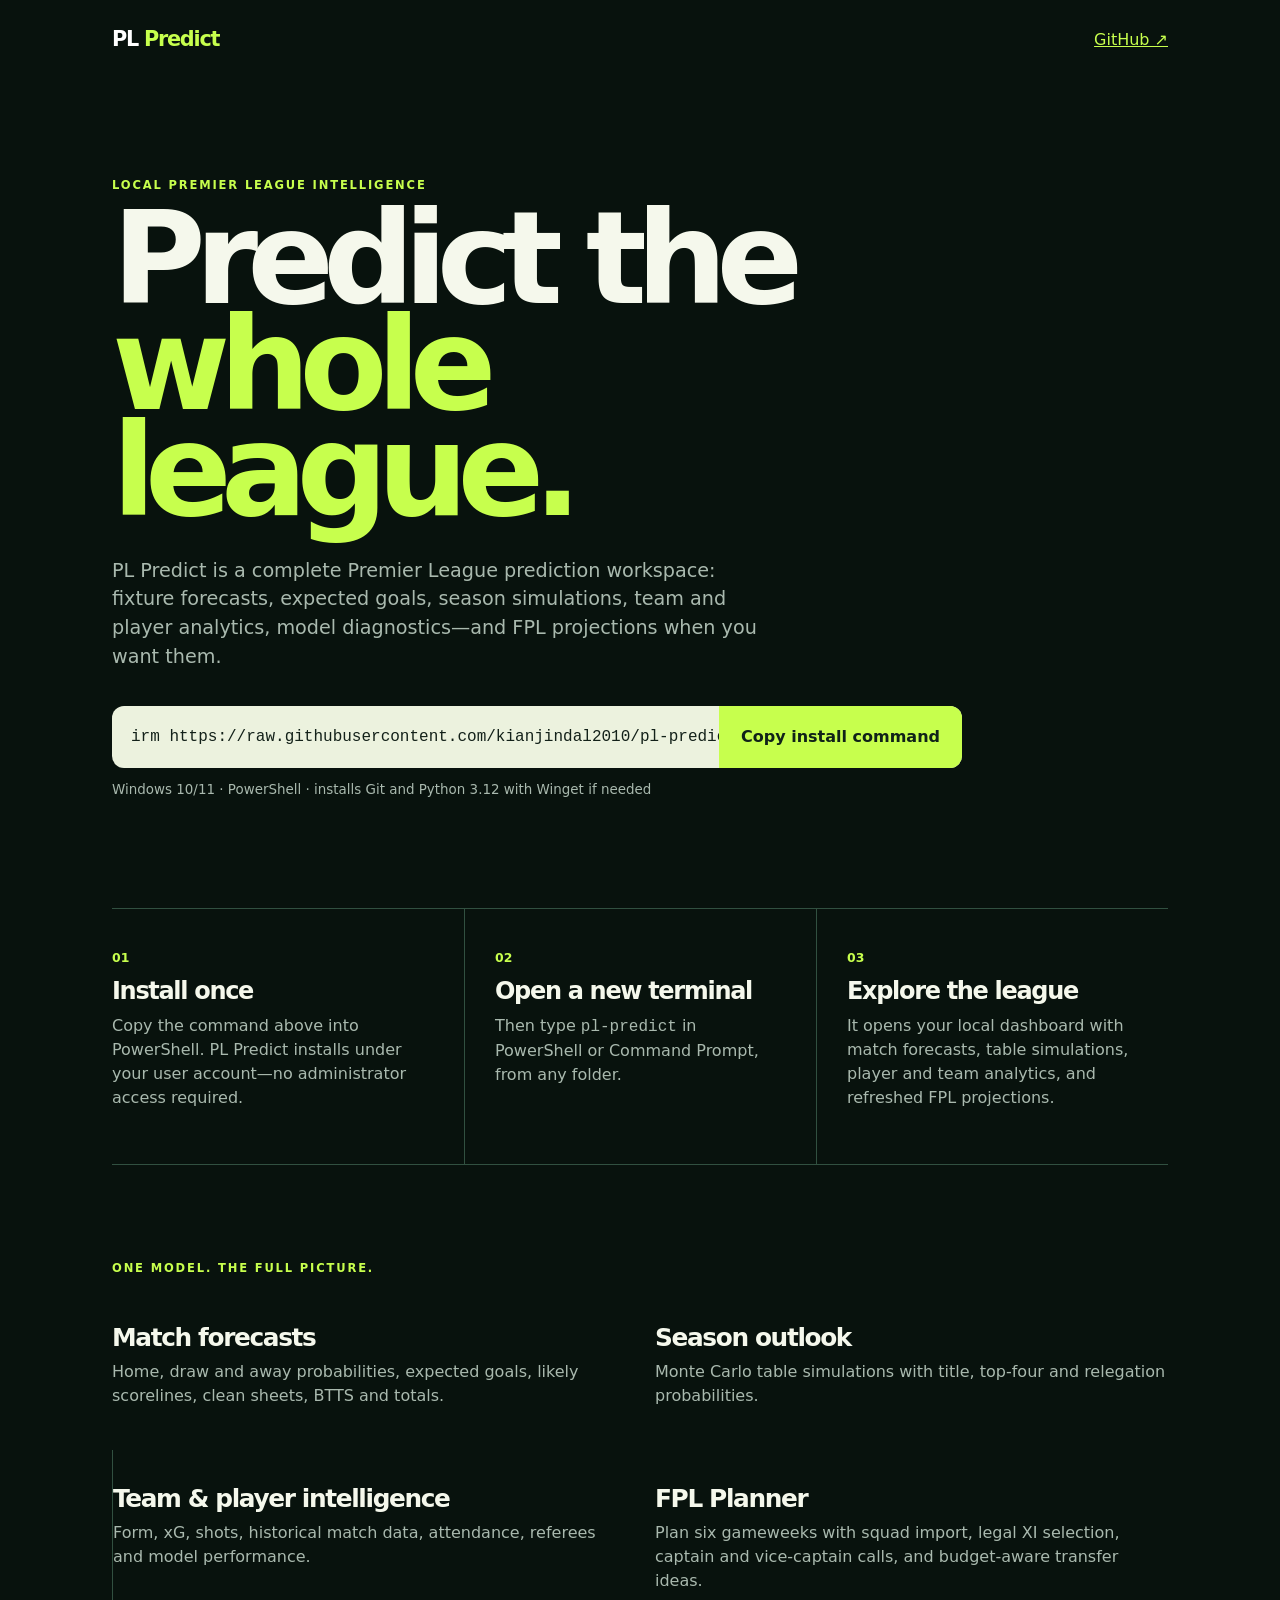
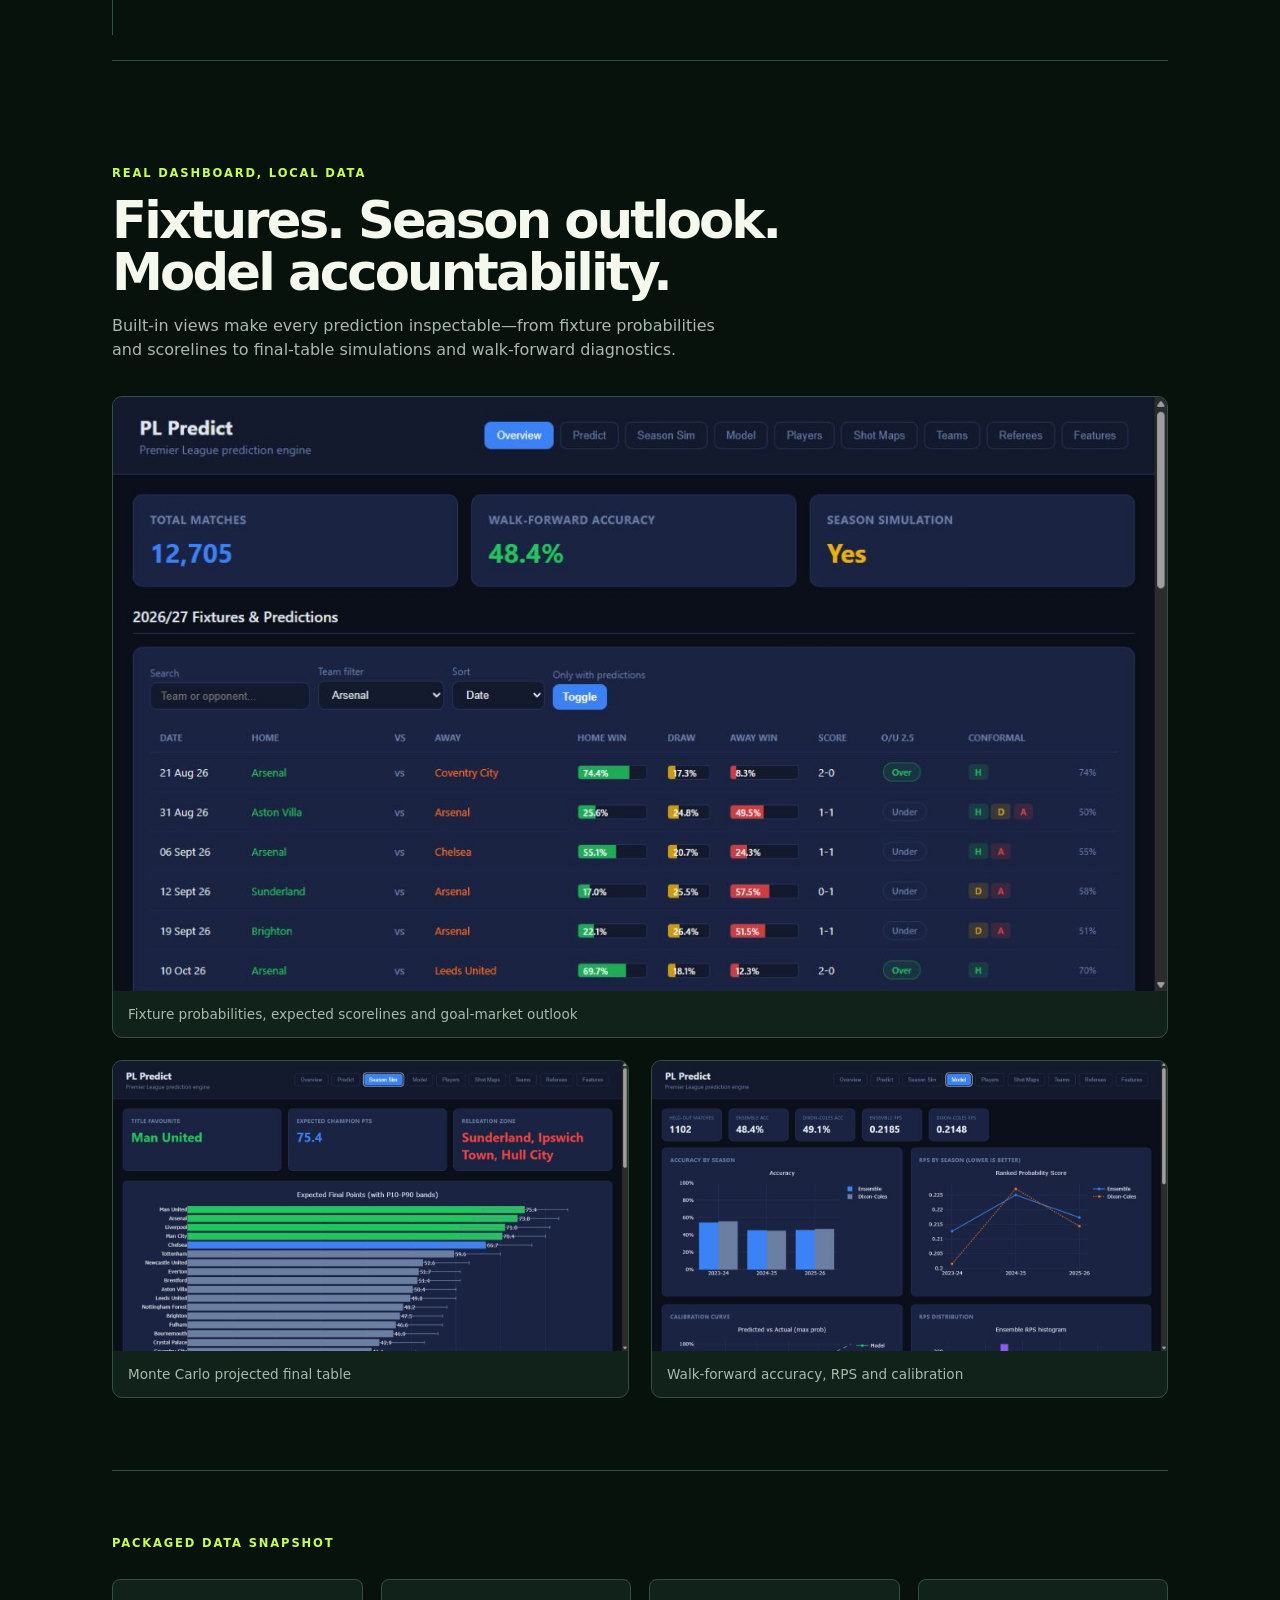
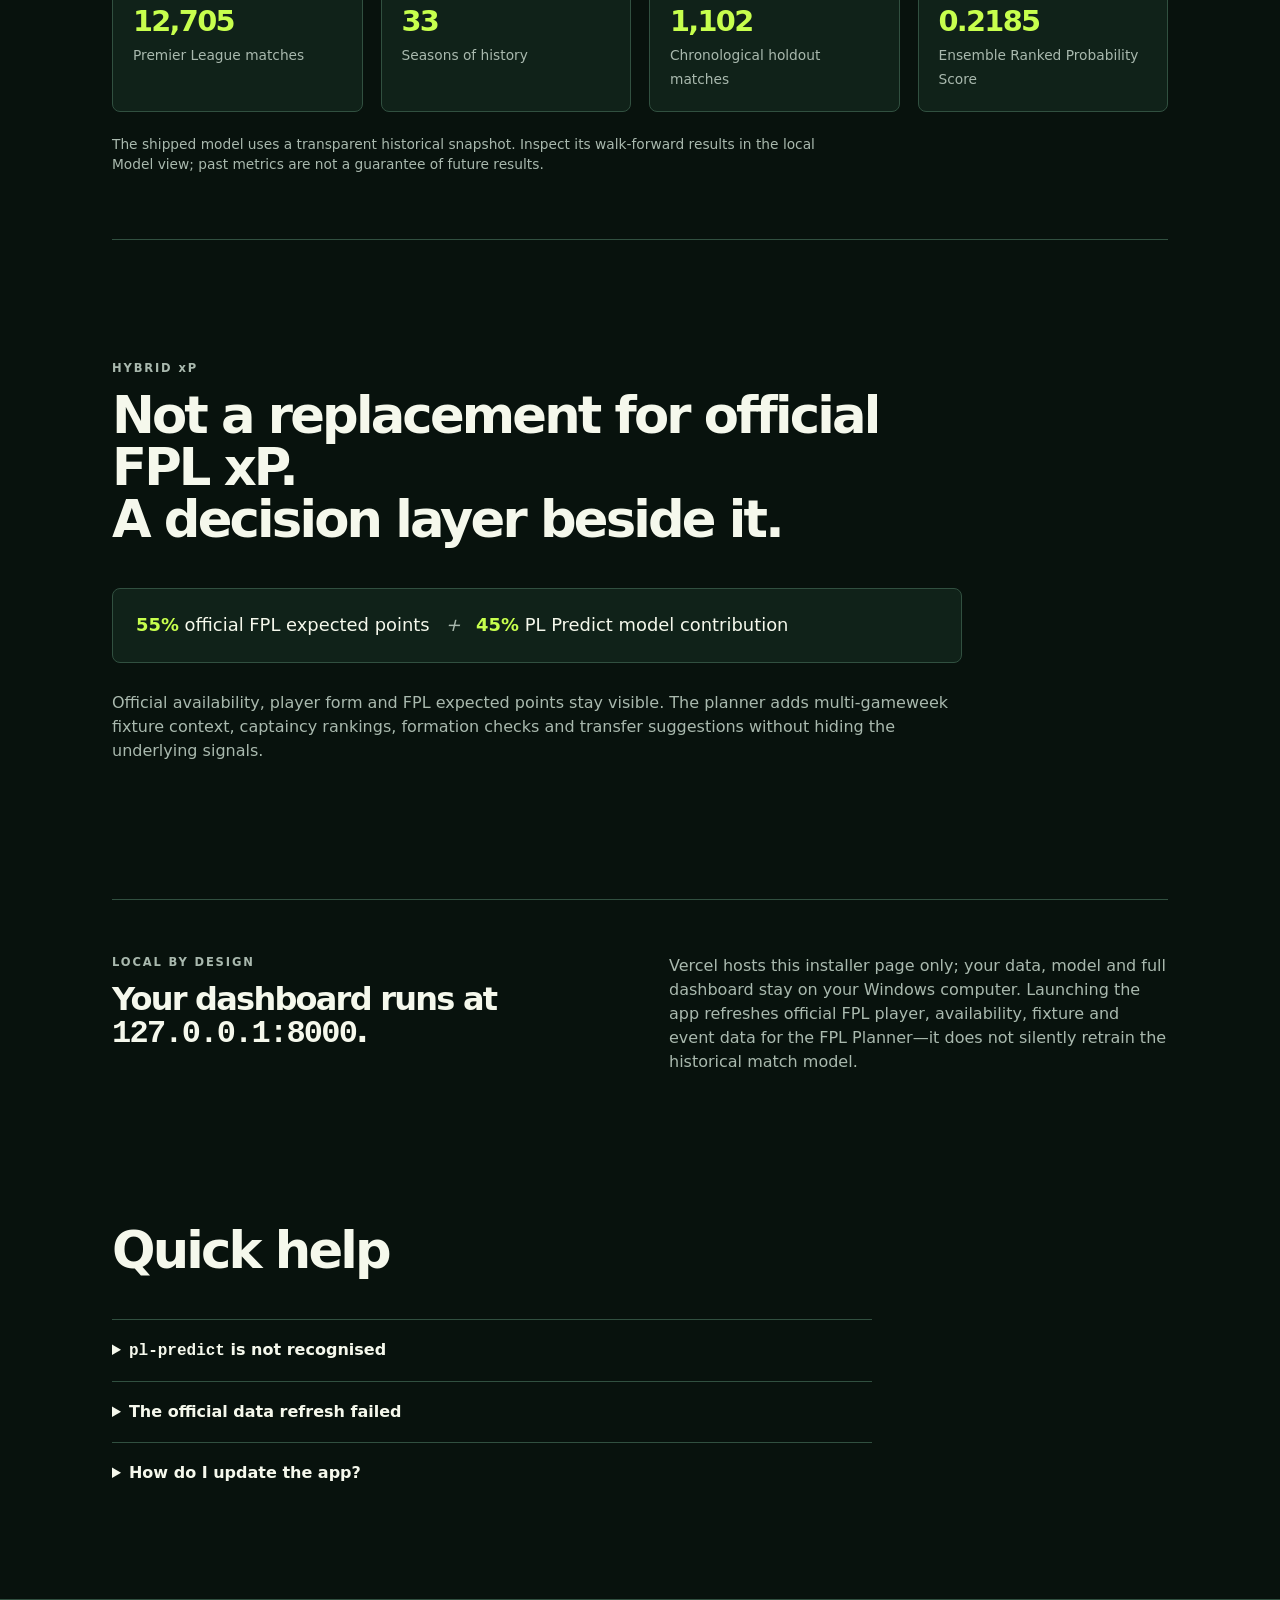
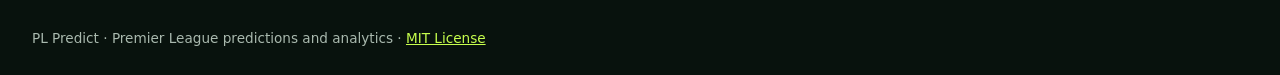
<file: site/index.html>
<!doctype html>
<html lang="en">
  <head>
    <meta charset="UTF-8" />
    <meta name="viewport" content="width=device-width, initial-scale=1.0" />
    <meta name="description" content="Install PL Predict, a complete local Premier League prediction and analytics platform." />
    <title>PL Predict — Premier League intelligence</title>
    <link rel="stylesheet" href="styles.css" />
  </head>
  <body>
    <main>
      <nav><a class="brand" href="#top">PL <span>Predict</span></a><a href="https://github.com/kianjindal2010/pl-predict">GitHub ↗</a></nav>
      <section class="hero" id="top">
        <p class="eyebrow">LOCAL PREMIER LEAGUE INTELLIGENCE</p>
        <h1>Predict the<br /><em>whole league.</em></h1>
        <p class="lede">PL Predict is a complete Premier League prediction workspace: fixture forecasts, expected goals, season simulations, team and player analytics, model diagnostics—and FPL projections when you want them.</p>
        <div class="command-wrap">
          <code id="install-command">irm https://raw.githubusercontent.com/kianjindal2010/pl-predict/main/scripts/install.ps1 | iex</code>
          <button id="copy-command" type="button">Copy install command</button>
        </div>
        <p class="micro">Windows 10/11 · PowerShell · installs Git and Python 3.12 with Winget if needed</p>
      </section>
      <section class="steps" aria-label="How it works">
        <article><span>01</span><h2>Install once</h2><p>Copy the command above into PowerShell. PL Predict installs under your user account—no administrator access required.</p></article>
        <article><span>02</span><h2>Open a new terminal</h2><p>Then type <code>pl-predict</code> in PowerShell or Command Prompt, from any folder.</p></article>
        <article><span>03</span><h2>Explore the league</h2><p>It opens your local dashboard with match forecasts, table simulations, player and team analytics, and refreshed FPL projections.</p></article>
      </section>
      <section class="coverage">
        <p class="eyebrow">ONE MODEL. THE FULL PICTURE.</p>
        <div class="coverage-grid">
          <article><h2>Match forecasts</h2><p>Home, draw and away probabilities, expected goals, likely scorelines, clean sheets, BTTS and totals.</p></article>
          <article><h2>Season outlook</h2><p>Monte Carlo table simulations with title, top-four and relegation probabilities.</p></article>
          <article><h2>Team & player intelligence</h2><p>Form, xG, shots, historical match data, attendance, referees and model performance.</p></article>
          <article><h2>FPL Planner</h2><p>Plan six gameweeks with squad import, legal XI selection, captain and vice-captain calls, and budget-aware transfer ideas.</p></article>
        </div>
      </section>
      <section class="showcase">
        <p class="eyebrow">REAL DASHBOARD, LOCAL DATA</p>
        <h2>Fixtures. Season outlook.<br />Model accountability.</h2>
        <p class="showcase-copy">Built-in views make every prediction inspectable—from fixture probabilities and scorelines to final-table simulations and walk-forward diagnostics.</p>
        <div class="shot-grid">
          <figure class="wide"><img src="images/dashboard-overview.png" alt="PL Predict fixture forecast dashboard" /><figcaption>Fixture probabilities, expected scorelines and goal-market outlook</figcaption></figure>
          <figure><img src="images/dashboard-season-sim.png" alt="PL Predict season simulation" /><figcaption>Monte Carlo projected final table</figcaption></figure>
          <figure><img src="images/dashboard-model.png" alt="PL Predict model evaluation dashboard" /><figcaption>Walk-forward accuracy, RPS and calibration</figcaption></figure>
        </div>
      </section>
      <section class="data-snapshot">
        <p class="eyebrow">PACKAGED DATA SNAPSHOT</p>
        <div class="snapshot-grid">
          <div><strong>12,705</strong><span>Premier League matches</span></div>
          <div><strong>33</strong><span>Seasons of history</span></div>
          <div><strong>1,102</strong><span>Chronological holdout matches</span></div>
          <div><strong>0.2185</strong><span>Ensemble Ranked Probability Score</span></div>
        </div>
        <p class="snapshot-note">The shipped model uses a transparent historical snapshot. Inspect its walk-forward results in the local Model view; past metrics are not a guarantee of future results.</p>
      </section>
      <section class="hybrid">
        <p class="eyebrow">HYBRID xP</p>
        <h2>Not a replacement for official FPL xP.<br />A decision layer beside it.</h2>
        <div class="formula"><b>55%</b> official FPL expected points <i>+</i> <b>45%</b> PL Predict model contribution</div>
        <p>Official availability, player form and FPL expected points stay visible. The planner adds multi-gameweek fixture context, captaincy rankings, formation checks and transfer suggestions without hiding the underlying signals.</p>
      </section>
      <section class="help">
        <div><p class="eyebrow">LOCAL BY DESIGN</p><h2>Your dashboard runs at <code>127.0.0.1:8000</code>.</h2></div>
        <p>Vercel hosts this installer page only; your data, model and full dashboard stay on your Windows computer. Launching the app refreshes official FPL player, availability, fixture and event data for the FPL Planner—it does not silently retrain the historical match model.</p>
      </section>
      <section class="troubleshooting">
        <h2>Quick help</h2>
        <details><summary><code>pl-predict</code> is not recognised</summary><p>Close the terminal after installation, open a new PowerShell or Command Prompt window, and try again. The installer adds its launcher to your user PATH.</p></details>
        <details><summary>The official data refresh failed</summary><p>Check your internet connection and run <code>pl-predict refresh-fpl</code>. The dashboard can still start with its last local data.</p></details>
        <details><summary>How do I update the app?</summary><p>Run the installer command again. It safely pulls the latest app code without deleting local runtime snapshots.</p></details>
      </section>
    </main>
    <footer>PL Predict · Premier League predictions and analytics · <a href="https://github.com/kianjindal2010/pl-predict/blob/main/LICENSE">MIT License</a></footer>
    <script src="app.js"></script>
  </body>
</html>
</file>
<file: site/styles.css>
:root { --ink:#08120d; --panel:#102219; --mint:#c7ff4d; --muted:#a9b9ae; --line:#315040; }
* { box-sizing:border-box; } body { margin:0; background:var(--ink); color:#f5f8ec; font-family:Inter,ui-sans-serif,system-ui,sans-serif; line-height:1.5; } main { max-width:1120px; margin:auto; padding:24px 32px 96px; } nav { display:flex; justify-content:space-between; align-items:center; } a { color:var(--mint); } .brand { color:#fff; font-size:1.3rem; font-weight:800; letter-spacing:-.06em; text-decoration:none; } .brand span { color:var(--mint); } .hero { padding:122px 0 95px; max-width:850px; } .eyebrow { color:var(--mint); font-size:.72rem; font-weight:800; letter-spacing:.16em; } h1,h2,p { margin-top:0; } h1 { font-size:clamp(4rem,10vw,8.5rem); letter-spacing:-.085em; line-height:.83; margin-bottom:32px; } h1 em { color:var(--mint); font-style:normal; } h2 { font-size:clamp(1.8rem,4vw,3.4rem); letter-spacing:-.055em; line-height:1.02; } .lede { color:var(--muted); max-width:650px; font-size:1.2rem; } .command-wrap { display:flex; background:#ecf2de; border-radius:12px; overflow:hidden; margin-top:34px; } .command-wrap code { flex:1; color:#132119; padding:19px; overflow:auto; white-space:nowrap; } button { border:0; background:var(--mint); color:#102219; font:inherit; font-weight:800; padding:0 22px; cursor:pointer; } .micro { color:var(--muted); font-size:.84rem; margin-top:12px; } .steps { border-top:1px solid var(--line); border-bottom:1px solid var(--line); display:grid; grid-template-columns:repeat(3,1fr); } article { padding:36px 30px 38px 0; } article + article { padding-left:30px; border-left:1px solid var(--line); } article span { color:var(--mint); font-size:.78rem; font-weight:800; } article h2 { font-size:1.5rem; margin:10px 0; } article p,.hybrid p,.help p { color:var(--muted); } .hybrid { padding:120px 0; max-width:850px; } .formula { background:var(--panel); border:1px solid var(--line); border-radius:8px; padding:23px; margin:28px 0; font-size:1.12rem; } .formula b { color:var(--mint); } .formula i { color:var(--muted); padding:0 10px; } .help { display:grid; grid-template-columns:1fr 1fr; gap:58px; padding:54px 0; border-top:1px solid var(--line); } .help h2 { font-size:2rem; } code { font-family:"Cascadia Code",Consolas,monospace; } .troubleshooting { padding-top:80px; max-width:760px; } details { border-top:1px solid var(--line); padding:18px 0; } summary { cursor:pointer; font-weight:700; } details p { color:var(--muted); margin:12px 0 0; } footer { padding:28px 32px; color:var(--muted); border-top:1px solid var(--line); font-size:.85rem; }
.coverage { padding:95px 0 25px; border-bottom:1px solid var(--line); } .coverage-grid { display:grid; grid-template-columns:repeat(2,1fr); gap:0 30px; } .coverage-grid article { padding:26px 0; } .coverage-grid article:nth-child(even) { border-left:0; padding-left:0; } .coverage-grid article h2 { font-size:1.55rem; }
.showcase { padding:104px 0 72px; } .showcase > h2 { max-width:720px; margin-bottom:16px; } .showcase-copy { color:var(--muted); max-width:620px; } .shot-grid { display:grid; grid-template-columns:repeat(2,1fr); gap:22px; margin-top:34px; } figure { margin:0; background:var(--panel); border:1px solid var(--line); border-radius:10px; overflow:hidden; } figure.wide { grid-column:1 / -1; } figure img { display:block; width:100%; height:auto; } figcaption { padding:13px 15px; color:var(--muted); font-size:.85rem; } .data-snapshot { padding:64px 0; border-top:1px solid var(--line); border-bottom:1px solid var(--line); } .snapshot-grid { display:grid; grid-template-columns:repeat(4,1fr); gap:18px; margin-top:26px; } .snapshot-grid div { background:var(--panel); border:1px solid var(--line); border-radius:8px; padding:20px; } .snapshot-grid strong { display:block; color:var(--mint); font-size:1.8rem; letter-spacing:-.06em; } .snapshot-grid span,.snapshot-note { color:var(--muted); font-size:.86rem; } .snapshot-note { max-width:720px; margin:22px 0 0; }
@media (max-width:700px) { main { padding:20px 20px 70px; } .hero { padding:84px 0 65px; } .command-wrap,.help,.steps,.coverage-grid,.shot-grid,.snapshot-grid { display:block; } .command-wrap code { display:block; } button { width:100%; padding:15px; } article + article { border-left:0; border-top:1px solid var(--line); padding-left:0; } .help { padding:45px 0; } figure { margin-top:18px; } .snapshot-grid div { margin-top:12px; } }
</file>
